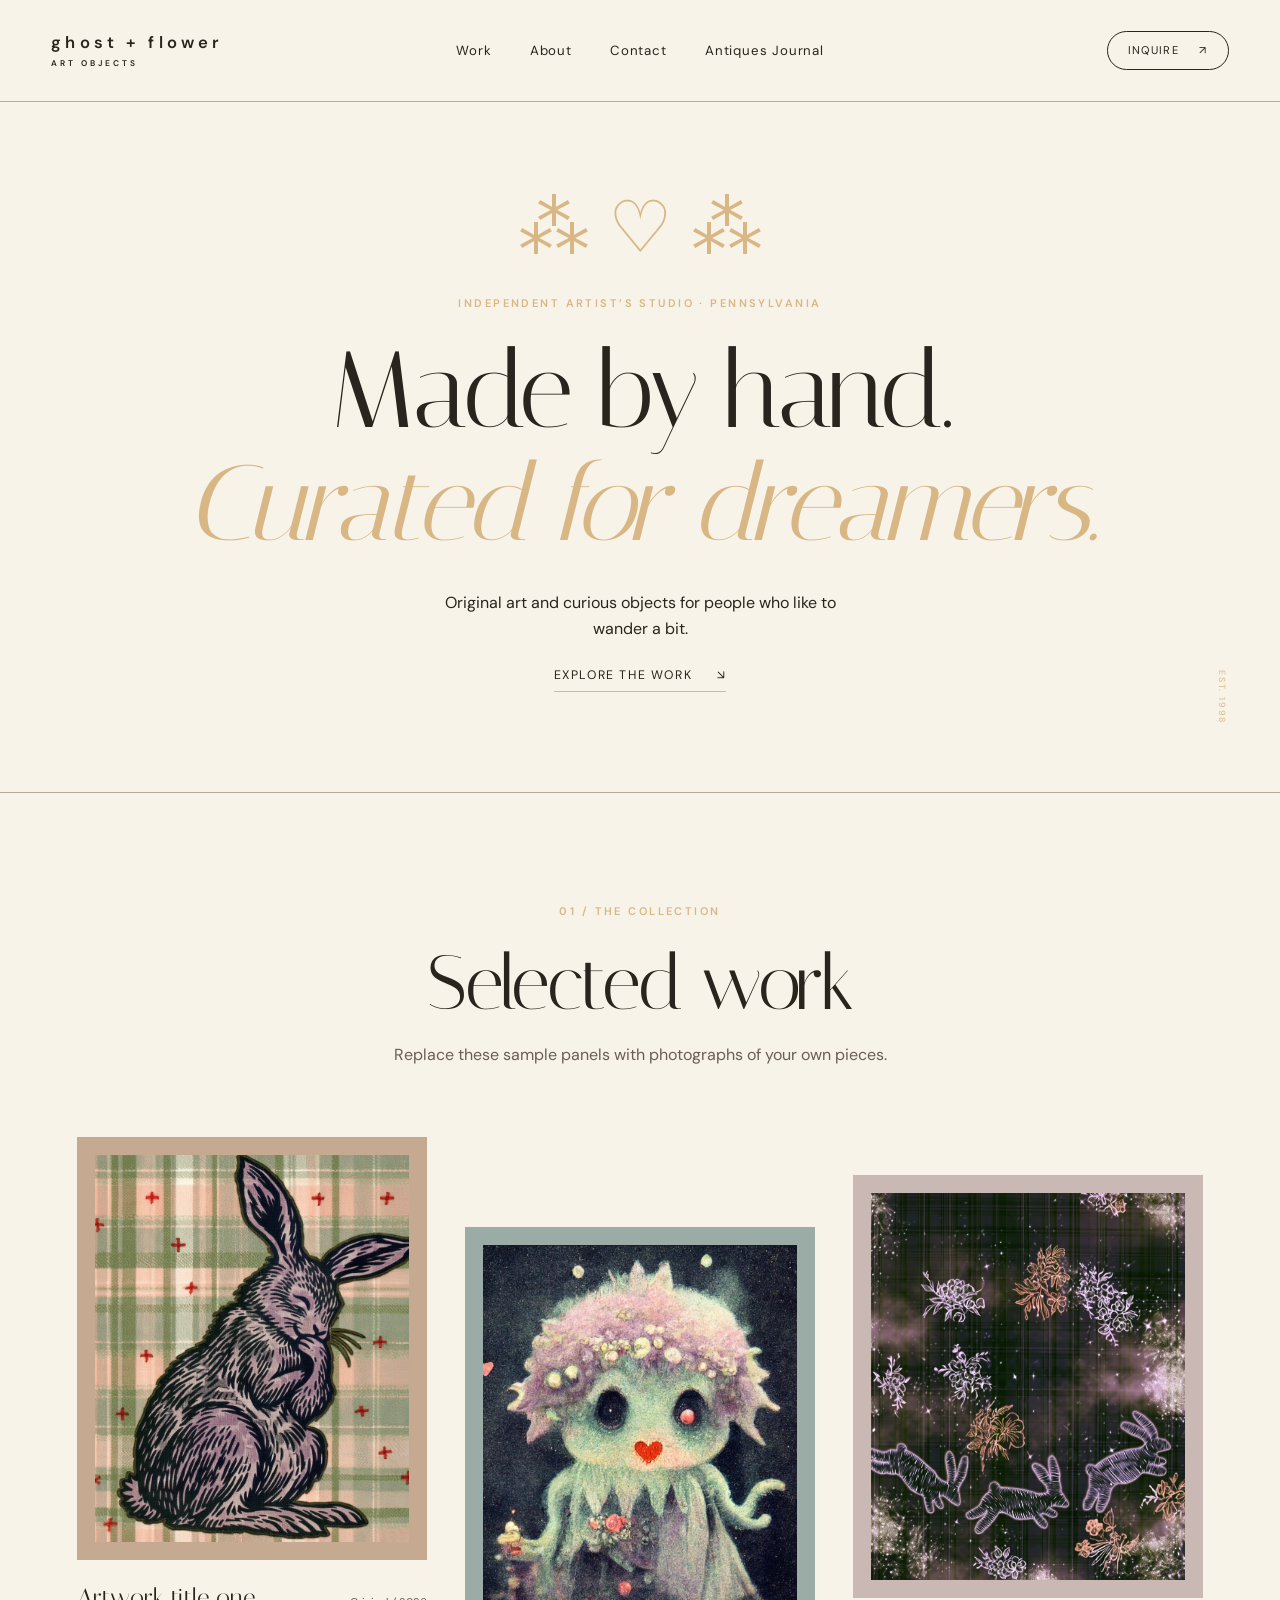
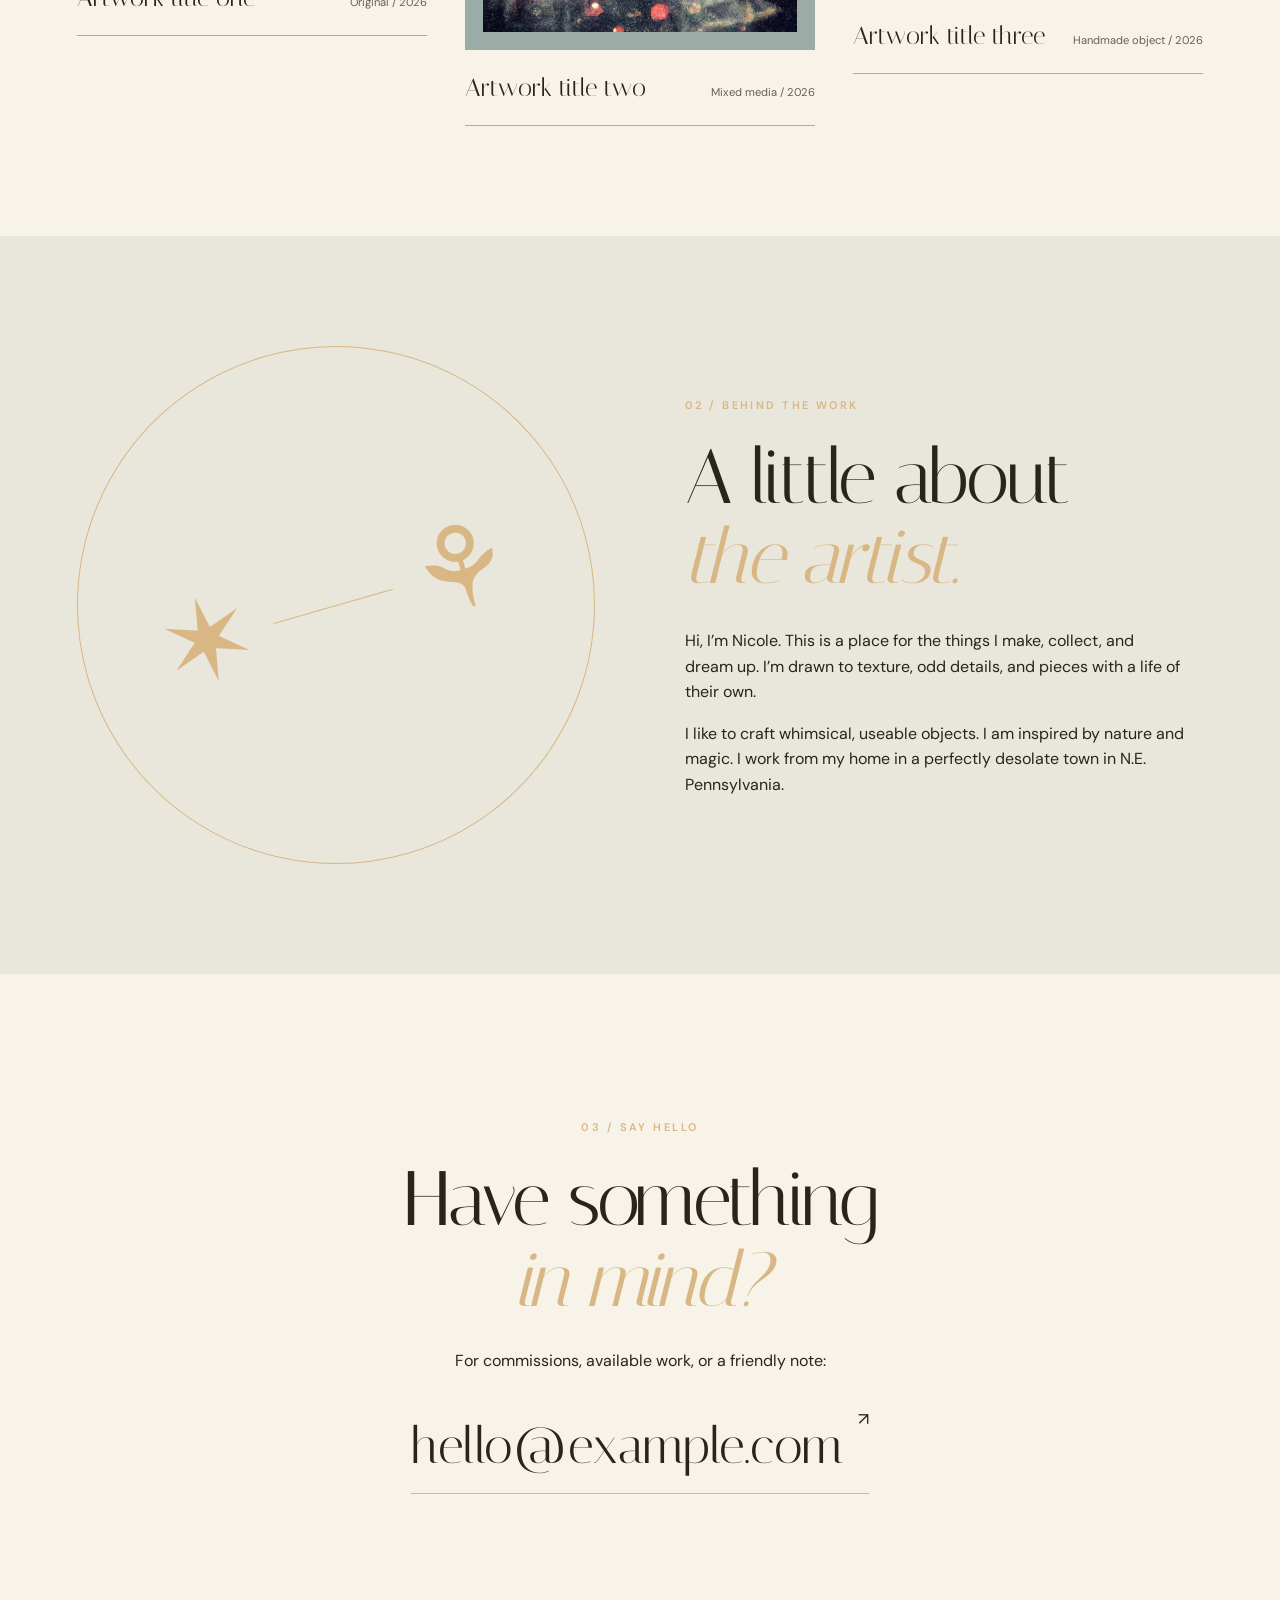
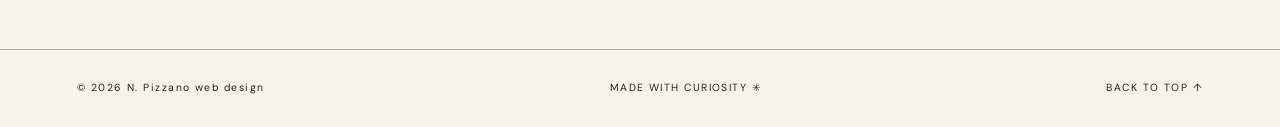
<file: index.html>
<!doctype html>
<html lang="en">
<head>
  <meta charset="utf-8">
  <meta name="viewport" content="width=device-width, initial-scale=1">
  <meta name="description" content="A collection of original art, objects, and works in progress.">
  <title>N. Tattersall — Art & Objects</title>
  <link rel="icon" type="image/svg+xml" href="data:image/svg+xml,%3Csvg xmlns='http://www.w3.org/2000/svg' viewBox='0 0 64 64'%3E%3Crect width='64' height='64' fill='%23f7f3e9'/%3E%3Ccircle cx='32' cy='32' r='19' fill='none' stroke='%23804435' stroke-width='3'/%3E%3Cpath d='M32 8v48M8 32h48' stroke='%23804435' stroke-width='2'/%3E%3C/svg%3E">
  <link rel="preconnect" href="https://fonts.googleapis.com">
  <link rel="preconnect" href="https://fonts.gstatic.com" crossorigin>
  <link href="https://fonts.googleapis.com/css2?family=DM+Sans:wght@400;500;600&family=Italiana&display=swap" rel="stylesheet">
  <link rel="stylesheet" href="styles.css">
</head>
<body>
  <a class="skip" href="#main">Skip to content</a>
  <header class="site-header">
    <a class="wordmark" href="#top" aria-label="Your Name, home">ghost + flower<span class="wordmark-small">ART OBJECTS</span></a>
    <nav aria-label="Main navigation">
      <a href="#work">Work</a><a href="#about">About</a><a href="#contact">Contact</a>
      <a href="antique.html">Antiques Journal</a>
    </nav>
    <a class="header-link" href="mailto:pizzano.nicole@gmail.com">INQUIRE <span aria-hidden="true">↗</span></a>
  </header>

  <main id="main">
    <section class="intro" id="top" aria-labelledby="intro-title">
      <div class="intro-mark" aria-hidden="true"> ⁂ ♡ ⁂ </div>
      <p class="eyebrow">INDEPENDENT ARTIST’S STUDIO · PENNSYLVANIA</p>
      <h1 id="intro-title">Made by hand.<br><em>Curated for dreamers.</em></h1>
      <p class="intro-copy">Original art and curious objects for people who like to wander a bit.</p>
      <a class="text-link" href="#work">Explore the work <span aria-hidden="true">↘</span></a>
      <span class="side-note" aria-hidden="true">EST. 1998</span>
    </section>

    <section class="work section-pad" id="work" aria-labelledby="work-title">
      <div class="section-heading"><p class="eyebrow">01 / THE COLLECTION</p><h2 id="work-title">Selected work</h2><p>Replace these sample panels with photographs of your own pieces.</p></div>
      <div class="gallery">
        <article class="piece piece-one"><div class="art-frame"><img src="images/work-01.png" alt="Your artwork one" onerror="this.hidden=true;this.nextElementSibling.hidden=false"><span class="image-fallback" hidden>YOUR ARTWORK<br><small>01</small></span></div><div class="piece-meta"><h3>Artwork title one</h3><span>Original / 2026</span></div></article>
        <article class="piece piece-two"><div class="art-frame"><img src="images/work-02.jpg" alt="Your artwork two" onerror="this.hidden=true;this.nextElementSibling.hidden=false"><span class="image-fallback" hidden>YOUR ARTWORK<br><small>02</small></span></div><div class="piece-meta"><h3>Artwork title two</h3><span>Mixed media / 2026</span></div></article>
        <article class="piece piece-three"><div class="art-frame"><img src="images/work-03.png" alt="Your artwork three" onerror="this.hidden=true;this.nextElementSibling.hidden=false"><span class="image-fallback" hidden>YOUR ARTWORK<br><small>03</small></span></div><div class="piece-meta"><h3>Artwork title three</h3><span>Handmade object / 2026</span></div></article>
      </div>
    </section>

    <section class="about section-pad" id="about" aria-labelledby="about-title">
      <div class="about-symbol" aria-hidden="true"><span>✶</span><i></i><span>⚘</span></div>
      <div><p class="eyebrow">02 / BEHIND THE WORK</p><h2 id="about-title">A little about<br><em>the artist.</em></h2><p>Hi, I’m Nicole. This is a place for the things I make, collect, and dream up. I’m drawn to texture, odd details, and pieces with a life of their own.</p><p>I like to craft whimsical, useable objects. I am inspired by nature and magic. I work from my home in a perfectly desolate town in N.E. Pennsylvania.</p></div>
    </section>

    <section class="contact section-pad" id="contact" aria-labelledby="contact-title"><p class="eyebrow">03 / SAY HELLO</p><h2 id="contact-title">Have something<br><em>in mind?</em></h2><p>For commissions, available work, or a friendly note:</p><a class="contact-email" href="mailto:hello@example.com">hello@example.com <span aria-hidden="true">↗</span></a></section>
  </main>
  <footer><span>© <span id="year">2026</span> N. Pizzano web design</span><span>MADE WITH CURIOSITY ✳</span><a href="#top">BACK TO TOP ↑</a></footer>
  <script>document.getElementById('year').textContent = new Date().getFullYear();</script>
</body>
</html>
</file>
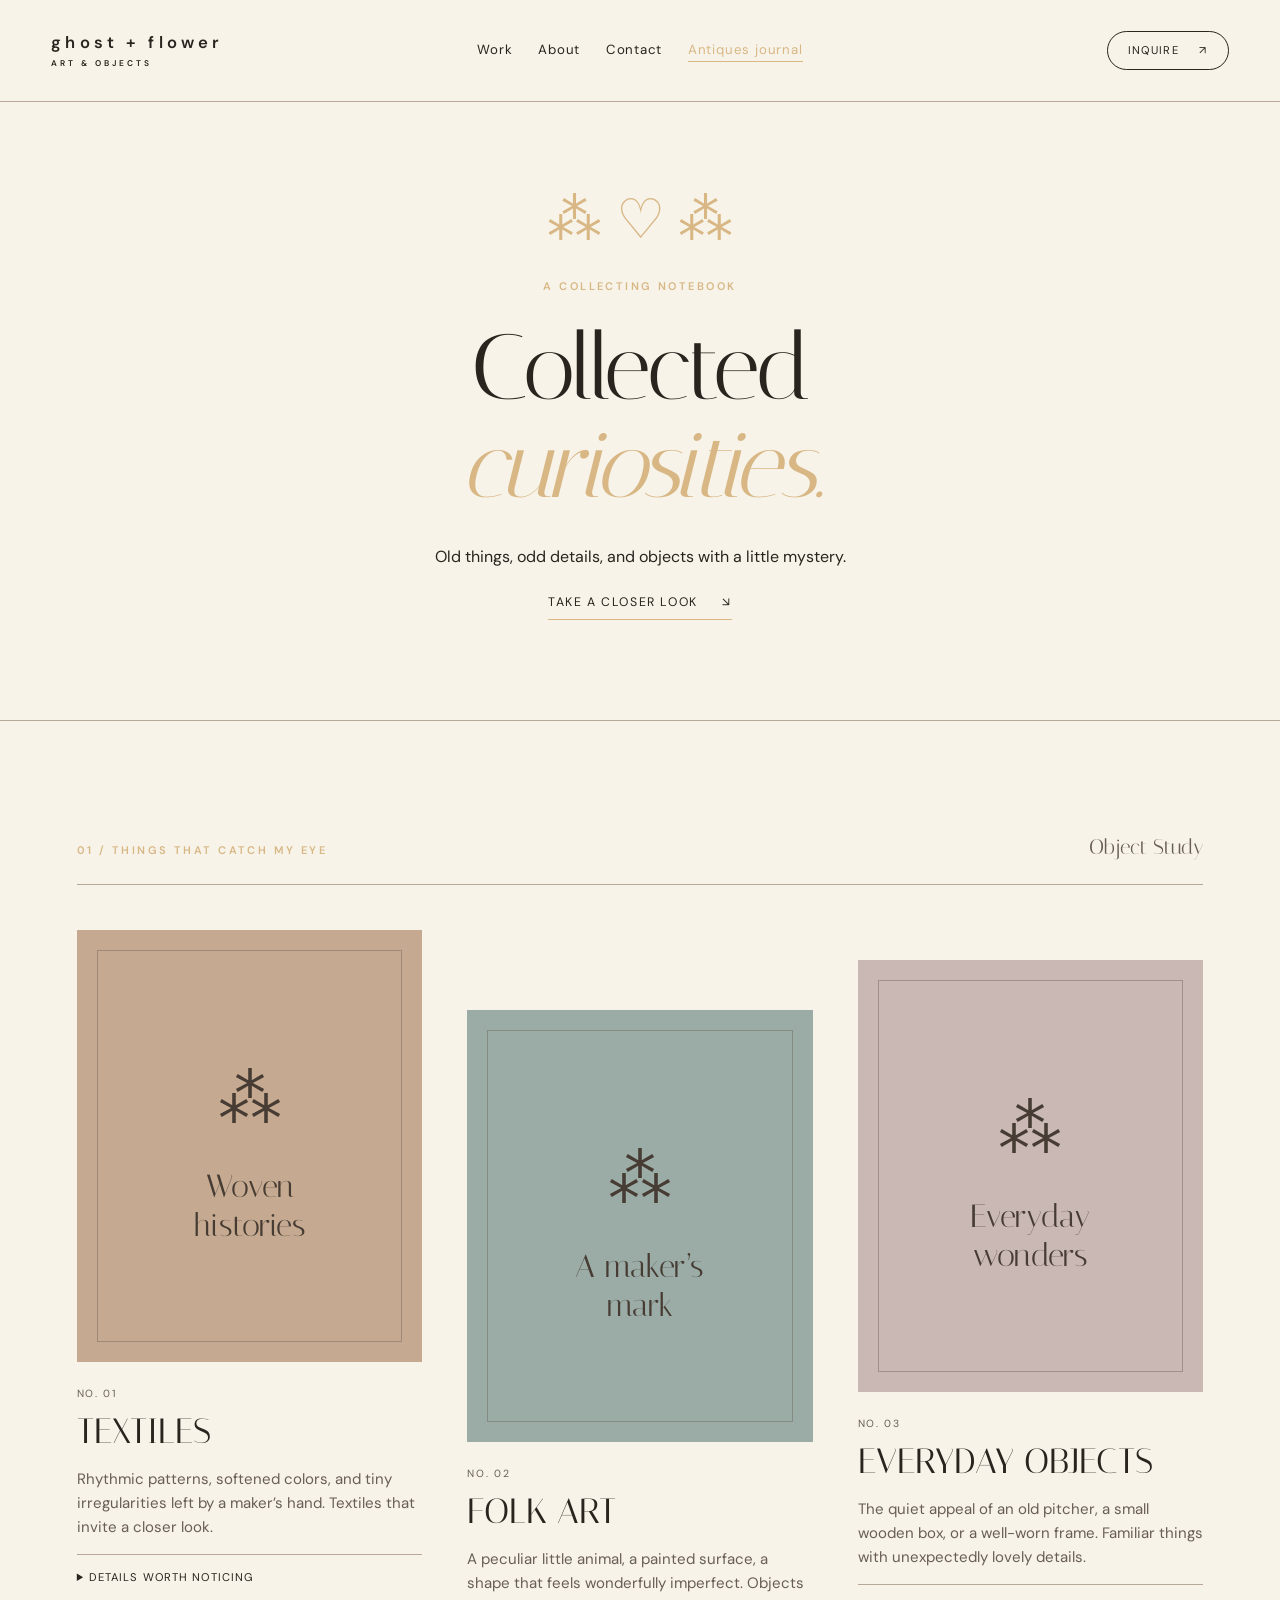
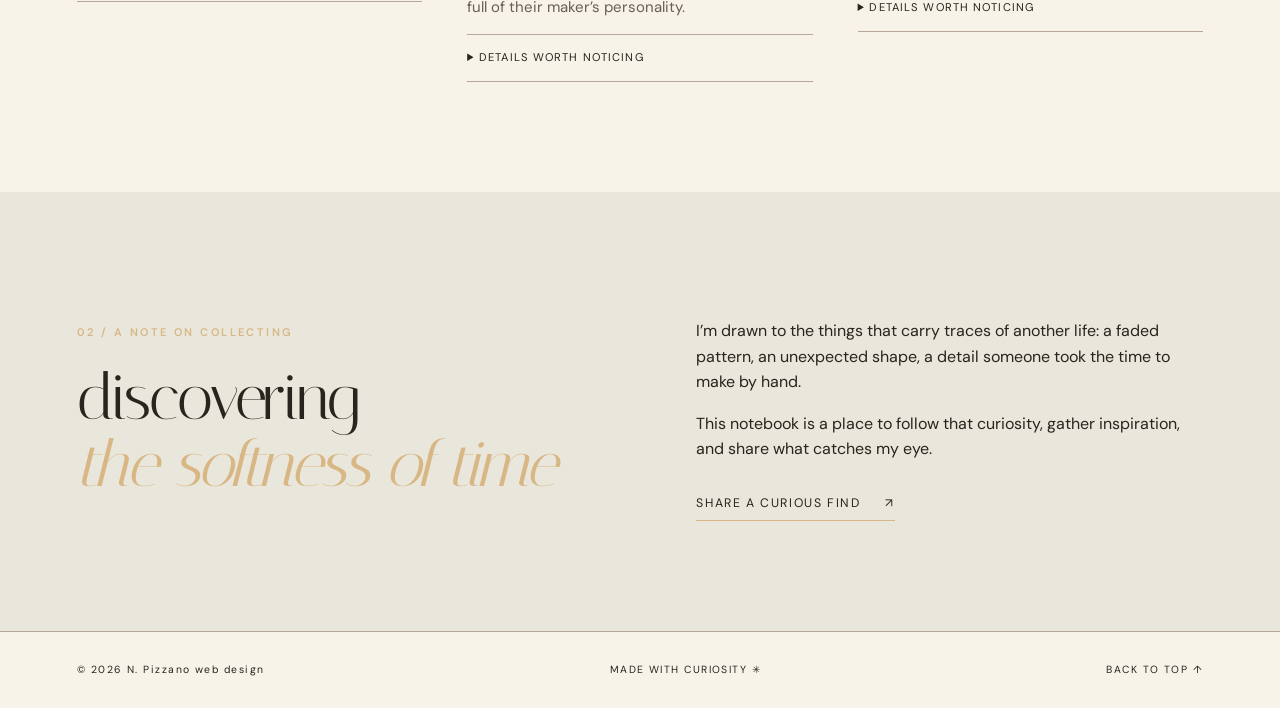
<file: antique.html>
<!doctype html>
<html lang="en">
<head>
  <meta charset="utf-8">
  <meta name="viewport" content="width=device-width, initial-scale=1">

  <title>Collected Curiosities — ghost flower</title>
  <meta
    name="description"
    content="Antique finds, curious objects, and little pieces of history."
  >

  <link rel="preconnect" href="https://fonts.googleapis.com">
  <link rel="preconnect" href="https://fonts.gstatic.com" crossorigin>
  <link
    href="https://fonts.googleapis.com/css2?family=DM+Sans:wght@400;500;600&family=Italiana&display=swap"
    rel="stylesheet"
  >

  <!-- Your existing website styles -->
  <link rel="stylesheet" href="styles.css">

  <!-- Styles just for this page -->
  <style>
    .site-header {
      min-height: 102px;
      height: auto;
      gap: 24px;
      padding-top: 24px;
      padding-bottom: 24px;
    }

    .site-header nav {
      flex-wrap: wrap;
      justify-content: center;
      gap: clamp(16px, 2vw, 34px);
    }

    .site-header nav a[aria-current="page"] {
      color: var(--rust);
      border-bottom: 1px solid var(--rust);
    }

    .antiques-intro {
      min-height: 540px;
    }

    .antiques-intro .intro-mark {
      transform: none;
      font-size: 55px;
    }

    .antiques-intro h1 {
      font-size: clamp(3.5rem, 7.3vw, 7.4rem);
    }

    .collection-heading {
      display: flex;
      justify-content: space-between;
      align-items: baseline;
      gap: 24px;
      margin-bottom: 45px;
      padding-bottom: 20px;
      border-bottom: 1px solid var(--line);
    }

    .collection-heading .eyebrow {
      margin: 0;
      font-family: "DM Sans", Arial, sans-serif;
      line-height: 1.6;
    }

    .collection-heading > p {
      margin: 0;
      color: #695e55;
      font-family: "Italiana", Georgia, serif;
      font-size: 1.3rem;
    }

    .antique-grid {
      display: grid;
      grid-template-columns: repeat(3, minmax(0, 1fr));
      gap: clamp(24px, 3.5vw, 56px);
      align-items: start;
    }

    .antique:nth-child(3n + 2) {
      margin-top: 80px;
    }

    .antique:nth-child(3n) {
      margin-top: 30px;
    }

    .antique-photo {
      position: relative;
      aspect-ratio: 4 / 5;
      margin: 0 0 24px;
      background: #c5aa91;
      overflow: hidden;
    }

    .antique:nth-child(3n + 2) .antique-photo {
      background: #9baca7;
    }

    .antique:nth-child(3n) .antique-photo {
      background: #c9b8b4;
    }

    .photo-placeholder {
      position: absolute;
      inset: 20px;
      display: flex;
      flex-direction: column;
      align-items: center;
      justify-content: center;
      gap: 16px;
      border: 1px solid #695e5570;
      text-align: center;
      color: #463c33;
    }

    .photo-placeholder span {
      font-family: Georgia, serif;
      font-size: 64px;
    }

    .photo-placeholder p {
      margin: 0;
      font-family: "Italiana", Georgia, serif;
      font-size: 2rem;
      line-height: 1.2;
    }

    .photo-placeholder small {
      font-size: 0.6rem;
      letter-spacing: 0.15em;
    }

    .antique-photo img {
      display: block;
      width: 100%;
      height: 100%;
      object-fit: contain;
    }

    .object-number {
      margin: 0 0 10px;
      color: #695e55;
      font-size: 0.65rem;
      letter-spacing: 0.16em;
    }

    .antique h3 {
      margin: 0 0 15px;
      font-family: "Italiana", Georgia, serif;
      font-size: clamp(2rem, 2.7vw, 2.8rem);
      font-weight: 400;
      line-height: 1.12;
    }

    .object-description,
    .antique details p {
      color: #695e55;
      font-size: 0.94rem;
    }

    .antique details {
      padding: 14px 0;
      border-top: 1px solid var(--line);
      border-bottom: 1px solid var(--line);
    }

    .antique summary {
      cursor: pointer;
      font-size: 0.7rem;
      letter-spacing: 0.1em;
      text-transform: uppercase;
    }

    .antique summary:focus-visible {
      outline: 2px solid var(--ink);
      outline-offset: 5px;
    }

    .collectors-note {
      display: grid;
      grid-template-columns: 1fr 1fr;
      align-items: center;
      gap: 10%;
      background: #e9e6db;
    }

    .collectors-note h2 {
      margin: 0;
      font-size: clamp(3rem, 5vw, 5.5rem);
    }

    .collectors-note .text-link {
      display: inline-block;
      margin-top: 16px;
    }

    @media (max-width: 1000px) {
      .site-header {
        grid-template-columns: 1fr auto;
      }

      .site-header nav {
        grid-column: 1 / -1;
        grid-row: 2;
        padding-bottom: 16px;
      }

      .header-link {
        grid-column: 2;
        grid-row: 1;
      }
    }

    @media (max-width: 750px) {
      .antique-grid {
        grid-template-columns: 1fr;
        gap: 48px;
      }

      .antique:nth-child(n) {
        margin-top: 0;
      }

      .antique-photo {
        max-width: 480px;
        margin-inline: auto;
      }

      .collection-heading,
      .collectors-note {
        display: block;
      }

      .collection-heading > p {
        margin-top: 12px;
      }

      .collectors-note h2 {
        margin-bottom: 28px;
      }

      .antiques-intro {
        min-height: 470px;
      }

      .antiques-intro h1 {
        font-size: clamp(3rem, 12vw, 5rem);
      }
    }
  </style>
</head>

<body id="top">
  <a class="skip" href="#main">Skip to content</a>

  <header class="site-header">
    <a
      class="wordmark"
      href="index.html"
      aria-label="ghost flower, home"
    >
      ghost + flower
      <span class="wordmark-small">ART &amp; OBJECTS</span>
    </a>

    <nav aria-label="Main navigation">
      <a href="index.html#work">Work</a>
      <a href="index.html#about">About</a>
      <a href="index.html#contact">Contact</a>
       <a href="antiques.html" aria-current="page">Antiques journal</a>
    </nav>

    <a class="header-link" href="index.html#contact">
      INQUIRE <span aria-hidden="true">↗</span>
    </a>
  </header>

  <main id="main">
    <section
      class="intro antiques-intro"
      aria-labelledby="intro-title"
    >
      <div class="intro-mark" aria-hidden="true">⁂ ♡ ⁂</div>

      <p class="eyebrow">A COLLECTING NOTEBOOK</p>

      <h1 id="intro-title">
        Collected<br>
        <em>curiosities.</em>
      </h1>

      <p class="intro-copy">
        Old things, odd details, and objects with a little mystery.
      </p>

      <a class="text-link" href="#finds">
        Take a closer look <span aria-hidden="true">↘</span>
      </a>
    </section>

    <section
      class="work section-pad"
      id="finds"
      aria-labelledby="finds-title"
    >
      <div class="collection-heading">
        <h2 class="eyebrow" id="finds-title">
          01 / THINGS THAT CATCH MY EYE
        </h2>
        <p>Object Study</p>
      </div>

      <div class="antique-grid">

        <!-- ITEM ONE: Replace this example with your own item. -->
        <article class="antique">
          <div class="antique-photo">
            <!-- Replace this placeholder with an img tag. -->
            <div class="photo-placeholder">
              <span aria-hidden="true">⁂</span>
              <p>Woven<br>histories</p>
              
            </div>
          </div>

          <p class="object-number">NO. 01 </p>
          <h3>TEXTILES</h3>

          <p class="object-description">
            Rhythmic patterns, softened colors, and tiny
            irregularities left by a maker’s hand.
            Textiles that invite a closer look.
          </p>

          <details>
            <summary>Details worth noticing</summary>
            <p>
              The weave, the edges, the reverse, and any woven
              names or dates. Each detail offers another
              question to follow.
            </p>
          </details>
        </article>

        <!-- ITEM TWO -->
        <article class="antique">
          <div class="antique-photo">
            <div class="photo-placeholder">
              <span aria-hidden="true">⁂</span>
              <p>A maker’s<br>mark</p>
            
            </div>
          </div>

          <p class="object-number">NO. 02 </p>
          <h3>FOLK ART</h3>

          <p class="object-description">
            A peculiar little animal, a painted surface,
            a shape that feels wonderfully imperfect.
            Objects full of their maker’s personality.
          </p>

          <details>
            <summary>Details worth noticing</summary>
            <p>
              Tool marks, traces of paint, and the way a figure
              balances on its base. Sometimes the smallest
              gesture gives an object its character.
            </p>
          </details>
        </article>

        <!-- ITEM THREE -->
        <article class="antique">
          <div class="antique-photo">
            <div class="photo-placeholder">
              <span aria-hidden="true">⁂</span>
              <p>Everyday<br>wonders</p>
             
            </div>
          </div>

          <p class="object-number">NO. 03 </p>
          <h3>EVERYDAY OBJECTS</h3>

          <p class="object-description">
            The quiet appeal of an old pitcher, a small wooden
            box, or a well-worn frame. Familiar things with
            unexpectedly lovely details.
          </p>

          <details>
            <summary>Details worth noticing</summary>
            <p>
              A handle worn smooth, an unusual hinge, a stamp
              underneath. Small clues to how something was
              made and how it may have been used.
            </p>
          </details>
        </article>

      </div>
    </section>

    <section
      class="collectors-note section-pad"
      aria-labelledby="note-title"
    >
      <div>
        <p class="eyebrow">02 / A NOTE ON COLLECTING</p>
        <h2 id="note-title">
          discovering <br>
          <em>the softness of time</em>
        </h2>
      </div>

      <div>
        <p>
          I’m drawn to the things that carry traces of another
          life: a faded pattern, an unexpected shape, a detail
          someone took the time to make by hand.
        </p>
        <p>
          This notebook is a place to follow that curiosity,
          gather inspiration, and share what catches my eye.
        </p>
        <a class="text-link" href="index.html#contact">
          Share a curious find <span aria-hidden="true">↗</span>
        </a>
      </div>
    </section>
  </main>

  <footer>
    <span>
      © <span id="year">2026</span> N. Pizzano web design
    </span>
    <span>MADE WITH CURIOSITY ✳</span>
    <a href="#top">BACK TO TOP ↑</a>
  </footer>

  <script>
    document.getElementById("year").textContent =
      new Date().getFullYear();
  </script>
</body>
</html>
</file>
<file: styles.css>
:root{--paper:#f7f3e9;--ink:#29241e;--rust:#d8b785;--line:#b9a899;--pink:#d8b7a5;--green:#768b76;--blue:#9aaab7}*{box-sizing:border-box}html{scroll-behavior:smooth}body{margin:0;background:var(--paper);color:var(--ink);font-family:'DM Sans',Arial,sans-serif;font-size:16px;line-height:1.6}a{color:inherit;text-decoration:none}a:focus-visible{outline:2px solid var(--rust);outline-offset:5px}.skip{position:absolute;top:-100px;left:1rem;background:var(--paper);padding:.5rem;z-index:9}.skip:focus{top:1rem}.site-header{height:102px;display:grid;grid-template-columns:1fr auto 1fr;align-items:center;padding:0 clamp(22px,4vw,72px);border-bottom:1px solid var(--line)}.wordmark{font-size:1.04rem;letter-spacing:.25em;font-weight:600;line-height:1.15;width:max-content}.wordmark-small{display:block;font-size:.52rem;letter-spacing:.36em;margin-top:7px}.site-header nav{display:flex;gap:clamp(22px,3vw,55px);font-size:.83rem;letter-spacing:.06em}.site-header nav a,.header-link,.text-link,footer a{transition:color .2s}.site-header nav a:hover,.header-link:hover,.text-link:hover,footer a:hover{color:var(--rust)}.header-link{justify-self:end;border:1px solid var(--ink);border-radius:30px;padding:10px 20px;font-size:.7rem;letter-spacing:.12em}.header-link span{margin-left:16px}.intro{min-height:670px;position:relative;text-align:center;display:flex;flex-direction:column;align-items:center;justify-content:center;padding:90px 24px 100px}.intro-mark{font-size:72px;color:var(--rust);line-height:1;margin-bottom:31px;font-family:Georgia,serif;font-weight:normal;transform:rotate(-12g)}.eyebrow{font-size:.69rem;letter-spacing:.22em;font-weight:600;color:var(--rust);margin:0 0 22px}.intro h1,h2{font-family:'Italiana',Georgia,serif;font-weight:400;line-height:1.05;letter-spacing:-.035em}.intro h1{font-size:clamp(4.1rem,8.4vw,9rem);margin:0}h1 em,h2 em{font-weight:400;color:var(--rust)}.intro-copy{max-width:440px;margin:30px auto 24px}.text-link{font-size:.77rem;letter-spacing:.13em;text-transform:uppercase;border-bottom:1px solid var(--rust);padding-bottom:6px}.text-link span{margin-left:20px}.side-note{position:absolute;right:4vw;bottom:68px;writing-mode:vertical-rl;font-size:.56rem;letter-spacing:.2em;color:var(--rust)}.section-pad{padding:110px clamp(24px,6vw,100px)}.work{border-top:1px solid var(--line)}.section-heading{text-align:center;max-width:600px;margin:0 auto 70px}.section-heading h2,.about h2,.contact h2{font-size:clamp(3.6rem,6vw,7rem);margin:0}.section-heading>p:last-child{margin-top:18px;color:#695e55}.gallery{display:grid;grid-template-columns:1fr 1fr 1fr;gap:clamp(18px,3vw,48px);align-items:start}.piece-two{margin-top:90px}.piece-three{margin-top:38px}.art-frame{width:100%;height:clamp(280px,33vw,540px);padding:18px;display:flex;align-items:center;justify-content:center;overflow:hidden}.piece-one .art-frame{background:#c5aa91}.piece-two .art-frame{background:#9baca7}.piece-three .art-frame{background:#c9b8b4}.art-frame img{width:100%;height:100%;object-fit:cover}.image-fallback{font-family:'Italiana',Georgia,serif;text-align:center;font-size:clamp(2rem,3vw,4rem);line-height:1.1;letter-spacing:.05em;color:#312b27}.image-fallback small{display:block;font:400 .7rem 'DM Sans',sans-serif;letter-spacing:.25em;margin-top:26px}.piece-meta{display:flex;justify-content:space-between;gap:10px;align-items:baseline;border-bottom:1px solid var(--line);padding:18px 0}.piece-meta h3{font-family:'Italiana',Georgia,serif;font-size:1.55rem;font-weight:400;margin:0}.piece-meta span{font-size:.7rem;white-space:nowrap;color:#695e55}.about{background:#e9e6db;display:grid;grid-template-columns:1fr 1fr;gap:8%;align-items:center}.about-symbol{aspect-ratio:1;max-width:550px;border:1px solid var(--rust);border-radius:50%;display:flex;align-items:center;justify-content:center;color:var(--rust);font-size:clamp(50px,9vw,150px);transform:rotate(-16deg)}.about-symbol i{width:24%;height:1px;background:var(--rust);margin:0 4%}.about h2{margin-bottom:30px}.about p:not(.eyebrow){max-width:500px}.contact{text-align:center;padding-top:145px;padding-bottom:155px}.contact h2{margin-bottom:28px}.contact-email{font-family:'Italiana',Georgia,serif;font-size:clamp(1.8rem,4vw,4rem);border-bottom:1px solid var(--rust);display:inline-block;margin-top:15px;padding-bottom:6px}.contact-email span{font-family:'DM Sans',sans-serif;font-size:1.1rem;vertical-align:top}footer{border-top:1px solid var(--line);padding:30px clamp(24px,6vw,100px);display:flex;justify-content:space-between;gap:20px;font-size:.65rem;letter-spacing:.14em}@media(max-width:800px){.site-header{grid-template-columns:1fr auto;height:auto;min-height:82px}.site-header nav{grid-column:1/-1;grid-row:2;justify-content:center;padding:0 0 18px}.header-link{grid-column:2;grid-row:1}.intro{min-height:580px}.gallery{grid-template-columns:1fr 1fr}.piece-three{margin-top:0}.piece-two{margin-top:55px}.about{gap:5%}}@media(max-width:600px){.site-header{padding:17px 20px}.wordmark{font-size:.85rem}.header-link{padding:8px 11px;font-size:.6rem}.header-link span{margin-left:3px}.site-header nav{gap:35px;padding-top:15px}.intro{min-height:570px;padding:65px 22px}.intro-mark{font-size:55px}.intro h1{font-size:clamp(3.4rem,13vw,5rem)}.side-note{display:none}.section-pad{padding:75px 22px}.section-heading{margin-bottom:45px}.gallery{display:block}.piece,.piece-two,.piece-three{margin:0 0 45px}.art-frame{height:90vw;max-height:560px}.about{display:block}.about-symbol{max-width:230px;margin:0 auto 55px;font-size:65px}.contact{padding-top:90px;padding-bottom:100px}footer{flex-wrap:wrap;font-size:.59rem}footer span:nth-child(2){display:none}}@media(prefers-reduced-motion:reduce){html{scroll-behavior:auto}*{transition:none!important}}
</file>
